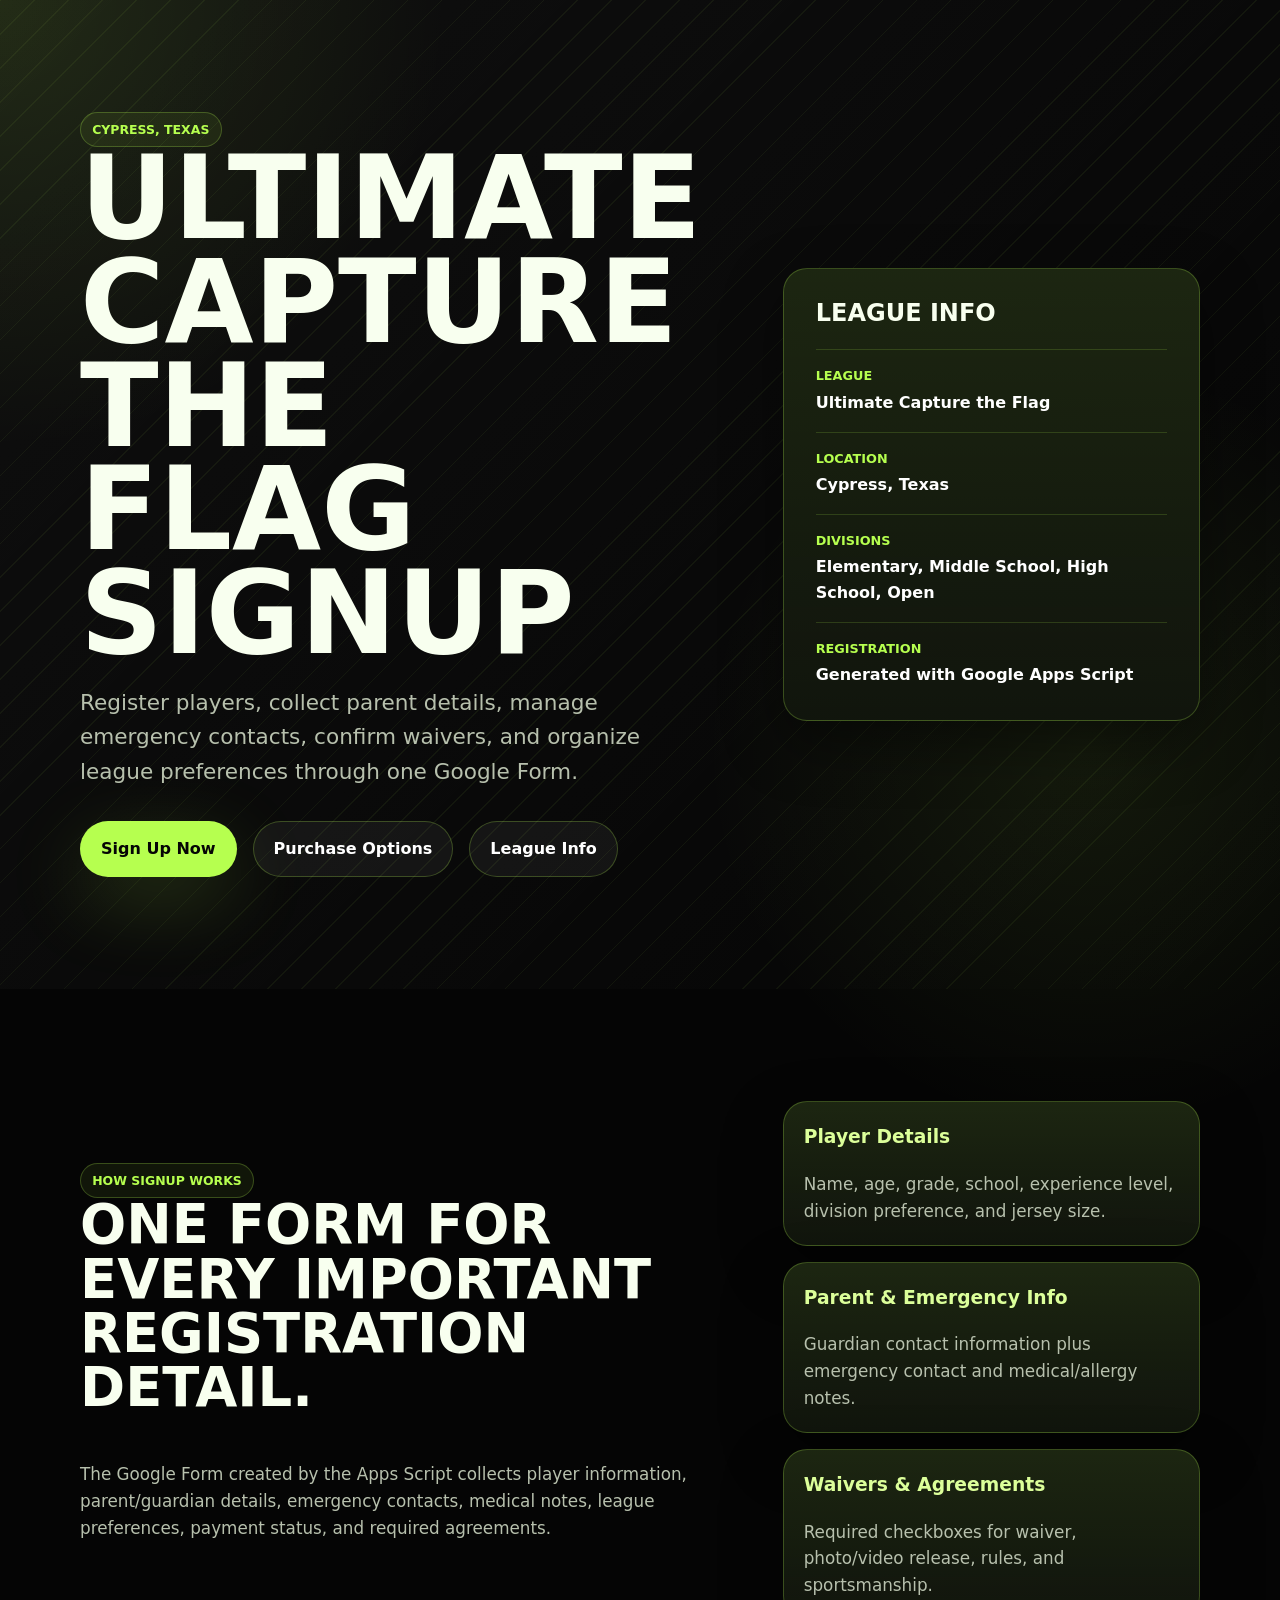
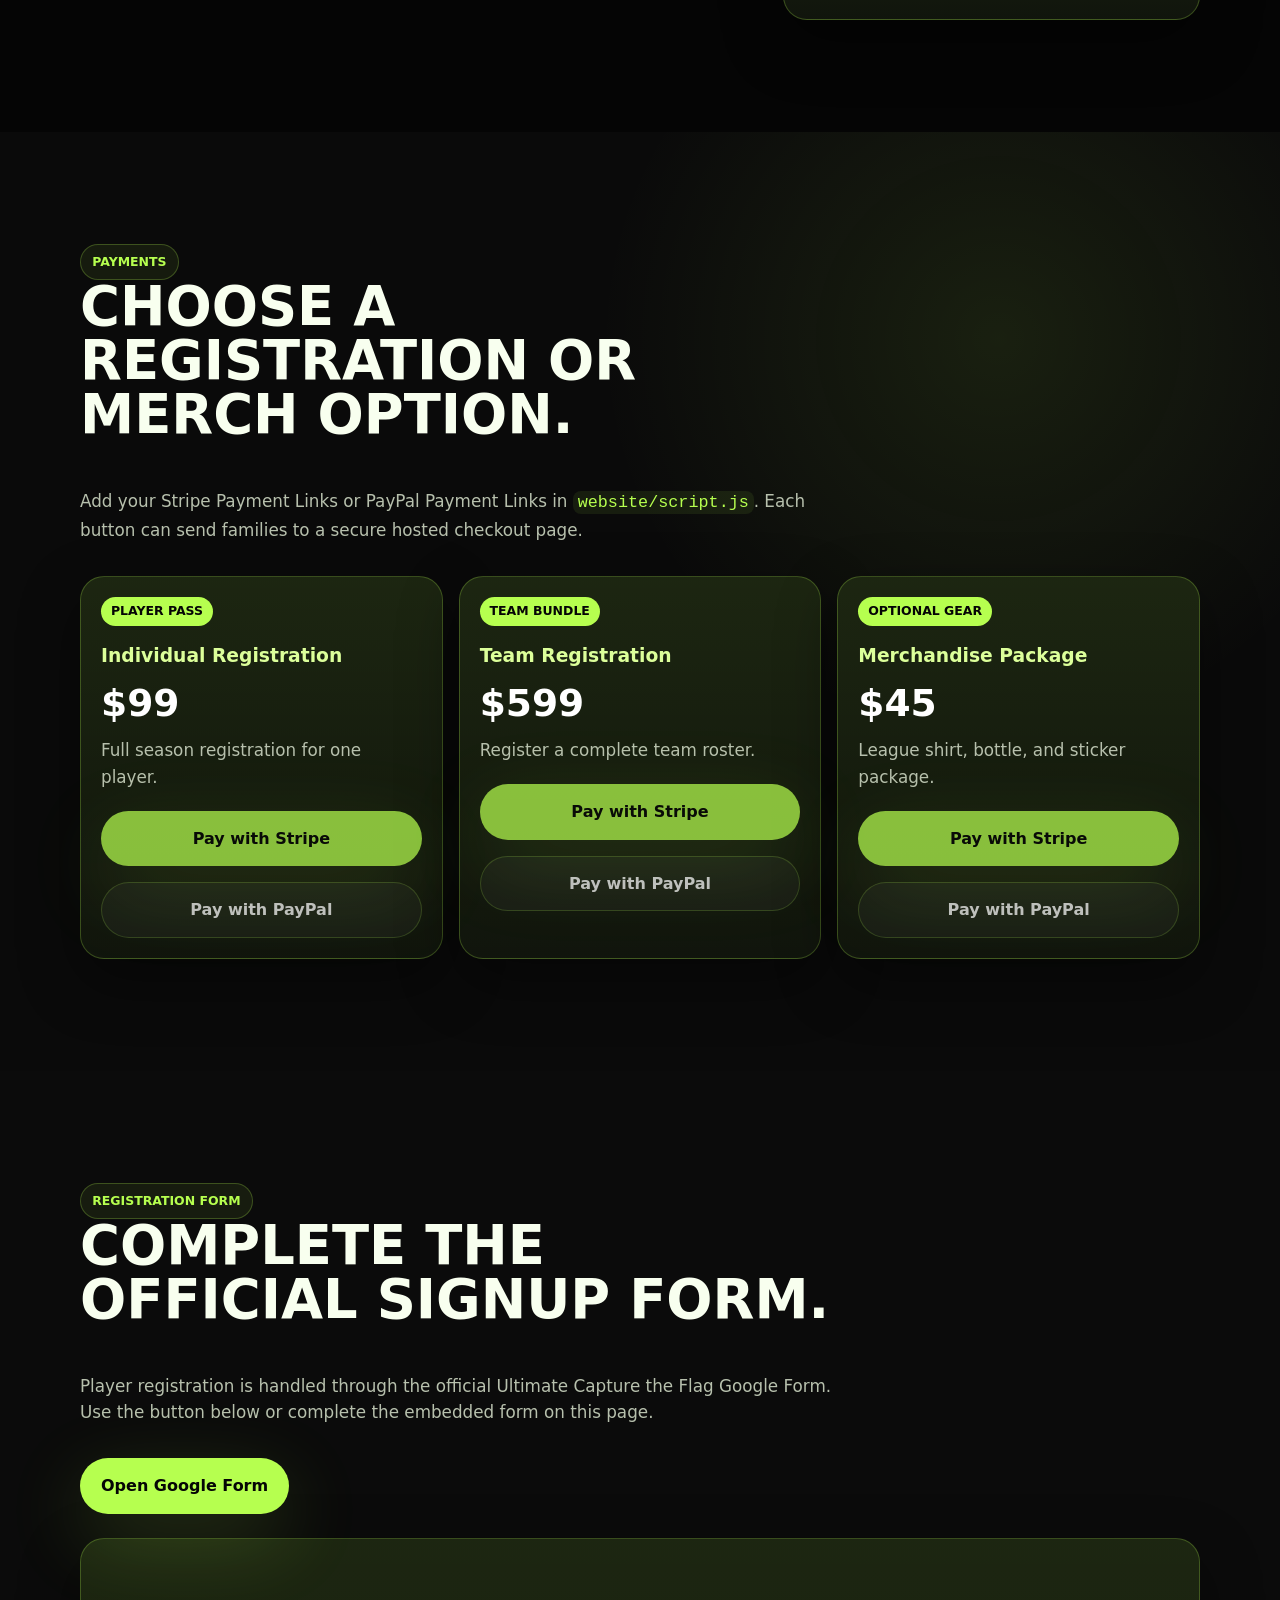
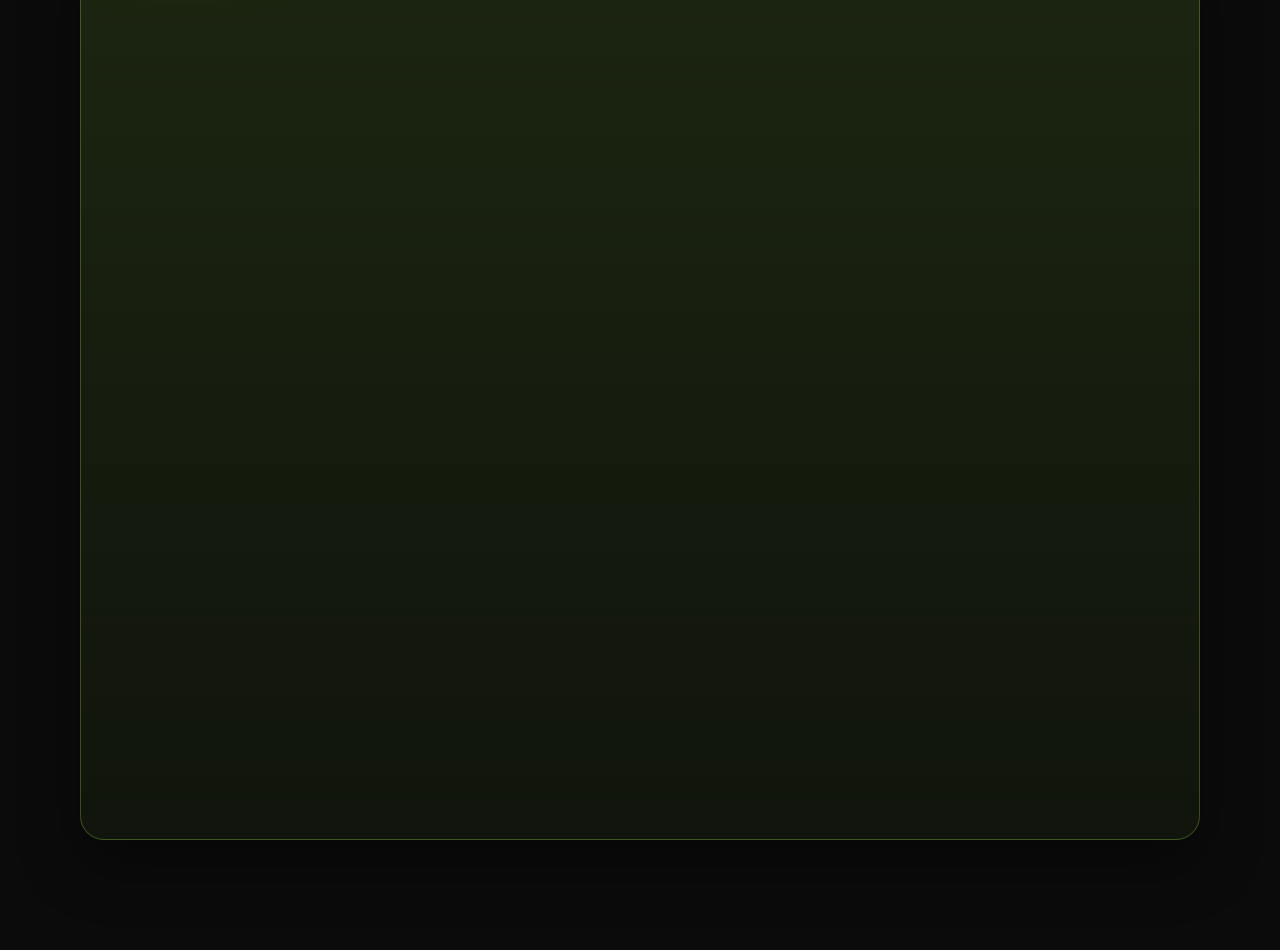
<file: signup-automation/website/index.html>
<!doctype html>
<html lang="en">
  <head>
    <meta charset="utf-8" />
    <meta name="viewport" content="width=device-width, initial-scale=1" />
    <title>Ultimate Capture the Flag Signup</title>
    <meta
      name="description"
      content="Signup section for Ultimate Capture the Flag league registration."
    />
    <link rel="stylesheet" href="styles.css" />
  </head>
  <body>
    <main class="signup-page">
      <section class="hero-section" aria-labelledby="signup-title">
        <div class="container hero-grid">
          <div class="hero-copy">
            <span class="eyebrow">Cypress, Texas</span>
            <h1 id="signup-title">Ultimate Capture the Flag Signup</h1>
            <p>
              Register players, collect parent details, manage emergency contacts, confirm waivers,
              and organize league preferences through one Google Form.
            </p>
            <div class="hero-actions">
              <!--
                OPTION 1:
                Paste your live Google Form URL into website/script.js:

                const SIGNUP_CONFIG = {
                  googleFormUrl: "https://docs.google.com/forms/d/e/YOUR_FORM_ID/viewform"
                };
              -->
              <a class="button primary" href="#form" data-form-link>Sign Up Now</a>
              <a class="button secondary" href="#purchase">Purchase Options</a>
              <a class="button secondary" href="#league-info">League Info</a>
            </div>
          </div>

          <aside class="info-card" aria-label="League quick facts">
            <h2>League Info</h2>
            <dl>
              <div>
                <dt>League</dt>
                <dd>Ultimate Capture the Flag</dd>
              </div>
              <div>
                <dt>Location</dt>
                <dd>Cypress, Texas</dd>
              </div>
              <div>
                <dt>Divisions</dt>
                <dd>Elementary, Middle School, High School, Open</dd>
              </div>
              <div>
                <dt>Registration</dt>
                <dd>Generated with Google Apps Script</dd>
              </div>
            </dl>
          </aside>
        </div>
      </section>

      <section class="content-section" id="league-info" aria-labelledby="league-info-title">
        <div class="container section-grid">
          <div>
            <span class="eyebrow">How signup works</span>
            <h2 id="league-info-title">One form for every important registration detail.</h2>
            <p>
              The Google Form created by the Apps Script collects player information, parent/guardian
              details, emergency contacts, medical notes, league preferences, payment status, and
              required agreements.
            </p>
          </div>
          <div class="feature-list">
            <article>
              <h3>Player Details</h3>
              <p>Name, age, grade, school, experience level, division preference, and jersey size.</p>
            </article>
            <article>
              <h3>Parent & Emergency Info</h3>
              <p>Guardian contact information plus emergency contact and medical/allergy notes.</p>
            </article>
            <article>
              <h3>Waivers & Agreements</h3>
              <p>Required checkboxes for waiver, photo/video release, rules, and sportsmanship.</p>
            </article>
          </div>
        </div>
      </section>

      <section class="purchase-section" id="purchase" aria-labelledby="purchase-title">
        <div class="container">
          <div class="section-heading">
            <span class="eyebrow">Payments</span>
            <h2 id="purchase-title">Choose a registration or merch option.</h2>
            <p>
              Add your Stripe Payment Links or PayPal Payment Links in <code>website/script.js</code>.
              Each button can send families to a secure hosted checkout page.
            </p>
          </div>

          <div class="purchase-grid" data-purchase-options>
            <article class="purchase-card">
              <span class="purchase-tag">Player pass</span>
              <h3>Individual Registration</h3>
              <strong>$99</strong>
              <p>Full season registration for one player.</p>
              <div class="purchase-actions">
                <a class="button primary" href="#" aria-disabled="true">Stripe Link Needed</a>
                <a class="button secondary" href="#" aria-disabled="true">PayPal Link Needed</a>
              </div>
            </article>
          </div>
        </div>
      </section>

      <section class="form-section" id="form" aria-labelledby="form-title">
        <div class="container">
          <div class="section-heading">
            <span class="eyebrow">Registration form</span>
            <h2 id="form-title">Complete the official signup form.</h2>
            <p>
              Player registration is handled through the official Ultimate Capture the Flag Google Form.
              Use the button below or complete the embedded form on this page.
            </p>
          </div>

          <div class="form-actions">
            <a class="button primary" href="#" data-form-link>Open Google Form</a>
          </div>

          <div class="embed-shell" data-embed-shell>
            <!--
              OPTION 2: EMBED THE GOOGLE FORM DIRECTLY

              1. Open your generated Google Form.
              2. Click Send.
              3. Click the embed icon: <>
              4. Copy the iframe code.
              5. Replace the placeholder div below with your iframe.

              Example:

              <iframe
                src="https://docs.google.com/forms/d/e/YOUR_FORM_ID/viewform?embedded=true"
                width="100%"
                height="900"
                frameborder="0"
                marginheight="0"
                marginwidth="0"
              >
                Loading...
              </iframe>
            -->
            <iframe
              title="Ultimate Capture the Flag Google signup form"
              src="https://docs.google.com/forms/d/e/1FAIpQLSfJmfrwOfRX7a3qI_omJHd99ULkXa_pTh6xaFNEtZSmJgp3Gg/viewform?embedded=true"
              width="100%"
              height="900"
              loading="lazy"
            >
              Loading Ultimate Capture the Flag signup form...
            </iframe>
          </div>
        </div>
      </section>
    </main>

    <script src="script.js"></script>
  </body>
</html>
</file>
<file: signup-automation/website/styles.css>
:root {
  --color-black: #050505;
  --color-panel: #0d100b;
  --color-panel-strong: #141a10;
  --color-neon: #b6ff4f;
  --color-neon-soft: #dcff9a;
  --color-white: #ffffff;
  --color-muted: #b7c0ad;
  --color-border: rgba(182, 255, 79, 0.24);
  --shadow-glow: 0 24px 80px rgba(182, 255, 79, 0.18);
  --shadow-card: 0 22px 60px rgba(0, 0, 0, 0.42);
  --radius: 24px;
  --container: 1120px;
  --font-family: Inter, ui-sans-serif, system-ui, -apple-system, BlinkMacSystemFont, "Segoe UI", sans-serif;
}

*,
*::before,
*::after {
  box-sizing: border-box;
}

html {
  scroll-behavior: smooth;
}

body {
  margin: 0;
  color: var(--color-white);
  background:
    radial-gradient(circle at top left, rgba(182, 255, 79, 0.12), transparent 28rem),
    radial-gradient(circle at 85% 18%, rgba(182, 255, 79, 0.08), transparent 24rem),
    var(--color-black);
  font-family: var(--font-family);
  line-height: 1.6;
}

a {
  color: inherit;
}

.container {
  width: min(100% - 2rem, var(--container));
  margin-inline: auto;
}

.signup-page {
  overflow: hidden;
}

.hero-section,
.content-section,
.purchase-section,
.form-section {
  padding-block: clamp(4rem, 9vw, 7rem);
}

.hero-section {
  min-height: 92vh;
  display: grid;
  align-items: center;
  background:
    linear-gradient(135deg, rgba(255, 255, 255, 0.04), transparent),
    repeating-linear-gradient(135deg, rgba(182, 255, 79, 0.055) 0 1px, transparent 1px 24px);
}

.hero-grid,
.section-grid {
  display: grid;
  grid-template-columns: minmax(0, 1.08fr) minmax(320px, 0.72fr);
  gap: clamp(2rem, 6vw, 5rem);
  align-items: center;
}

.eyebrow {
  display: inline-flex;
  width: fit-content;
  border: 1px solid var(--color-border);
  border-radius: 999px;
  padding: 0.42rem 0.7rem;
  color: var(--color-neon);
  background: rgba(182, 255, 79, 0.07);
  font-size: 0.78rem;
  font-weight: 900;
  text-transform: uppercase;
}

h1,
h2,
h3,
p {
  margin-top: 0;
}

h1 {
  max-width: 790px;
  margin-bottom: 1.25rem;
  color: #f8ffef;
  font-size: clamp(3.1rem, 10vw, 7.2rem);
  line-height: 0.9;
  text-transform: uppercase;
}

h2 {
  color: #f8ffef;
  font-size: clamp(2rem, 5vw, 3.4rem);
  line-height: 1;
  text-transform: uppercase;
}

h3 {
  color: var(--color-neon-soft);
}

p {
  color: var(--color-muted);
  font-size: 1.05rem;
}

.hero-copy p {
  max-width: 650px;
  font-size: clamp(1.05rem, 2vw, 1.35rem);
}

.hero-actions,
.form-actions,
.purchase-actions {
  display: flex;
  flex-wrap: wrap;
  gap: 1rem;
  margin-top: 2rem;
}

.button {
  display: inline-flex;
  align-items: center;
  justify-content: center;
  min-height: 50px;
  border: 1px solid var(--color-border);
  border-radius: 999px;
  padding: 0.88rem 1.25rem;
  font-weight: 900;
  text-decoration: none;
  transition: transform 0.2s ease, box-shadow 0.2s ease, background 0.2s ease;
}

.button:hover {
  transform: translateY(-2px);
}

.button.primary {
  color: var(--color-black);
  background: var(--color-neon);
  box-shadow: var(--shadow-glow);
}

.button.secondary {
  color: var(--color-white);
  background: rgba(255, 255, 255, 0.05);
}

.info-card,
.feature-list article,
.purchase-card,
.embed-shell {
  border: 1px solid var(--color-border);
  border-radius: var(--radius);
  background:
    linear-gradient(180deg, rgba(182, 255, 79, 0.09), rgba(182, 255, 79, 0.02)),
    var(--color-panel);
  box-shadow: var(--shadow-card);
}

.info-card {
  padding: 2rem;
}

.info-card h2 {
  margin-bottom: 1.5rem;
  font-size: 1.5rem;
}

dl {
  display: grid;
  gap: 1rem;
  margin: 0;
}

dl div {
  border-top: 1px solid rgba(182, 255, 79, 0.16);
  padding-top: 1rem;
}

dt {
  color: var(--color-neon);
  font-size: 0.8rem;
  font-weight: 900;
  text-transform: uppercase;
}

dd {
  margin: 0.2rem 0 0;
  color: var(--color-white);
  font-weight: 760;
}

.feature-list {
  display: grid;
  gap: 1rem;
}

.feature-list article {
  padding: 1.25rem;
}

.feature-list p {
  margin-bottom: 0;
}

.purchase-section {
  background:
    radial-gradient(circle at 78% 22%, rgba(182, 255, 79, 0.09), transparent 25rem),
    rgba(255, 255, 255, 0.018);
}

.purchase-grid {
  display: grid;
  grid-template-columns: repeat(3, 1fr);
  gap: 1rem;
  margin-top: 2rem;
}

.purchase-card {
  display: grid;
  align-content: start;
  gap: 0.9rem;
  padding: 1.25rem;
}

.purchase-tag {
  width: fit-content;
  border-radius: 999px;
  color: var(--color-black);
  background: var(--color-neon);
  padding: 0.3rem 0.62rem;
  font-size: 0.78rem;
  font-weight: 900;
  text-transform: uppercase;
}

.purchase-card h3 {
  margin-bottom: 0;
}

.purchase-card strong {
  display: block;
  color: var(--color-white);
  font-size: 2.35rem;
  line-height: 1;
}

.purchase-card p {
  margin-bottom: 0;
}

.purchase-actions {
  margin-top: 0.35rem;
}

.purchase-actions .button {
  flex: 1 1 160px;
}

[aria-disabled="true"] {
  cursor: not-allowed;
  opacity: 0.72;
}

.form-section {
  background: rgba(255, 255, 255, 0.025);
}

.section-heading {
  max-width: 760px;
}

code {
  border-radius: 8px;
  color: var(--color-neon);
  background: rgba(182, 255, 79, 0.08);
  padding: 0.12rem 0.3rem;
}

.embed-shell {
  min-height: 560px;
  margin-top: 1.5rem;
  overflow: hidden;
}

.embed-shell iframe {
  display: block;
  width: 100%;
  min-height: 850px;
  border: 0;
}

.embed-placeholder {
  min-height: 560px;
  display: grid;
  place-items: center;
  align-content: center;
  gap: 0.6rem;
  padding: 2rem;
  text-align: center;
}

.embed-placeholder strong {
  color: var(--color-white);
  font-size: 1.35rem;
}

.embed-placeholder span {
  max-width: 430px;
  color: var(--color-muted);
}

@media (max-width: 820px) {
  .hero-grid,
  .section-grid {
    grid-template-columns: 1fr;
  }

  .purchase-grid {
    grid-template-columns: 1fr;
  }

  .hero-section {
    min-height: auto;
  }
}

@media (max-width: 560px) {
  .hero-actions,
  .form-actions,
  .purchase-actions {
    flex-direction: column;
  }

  .button {
    width: 100%;
  }

  .embed-shell,
  .embed-placeholder {
    min-height: 430px;
  }
}
</file>
